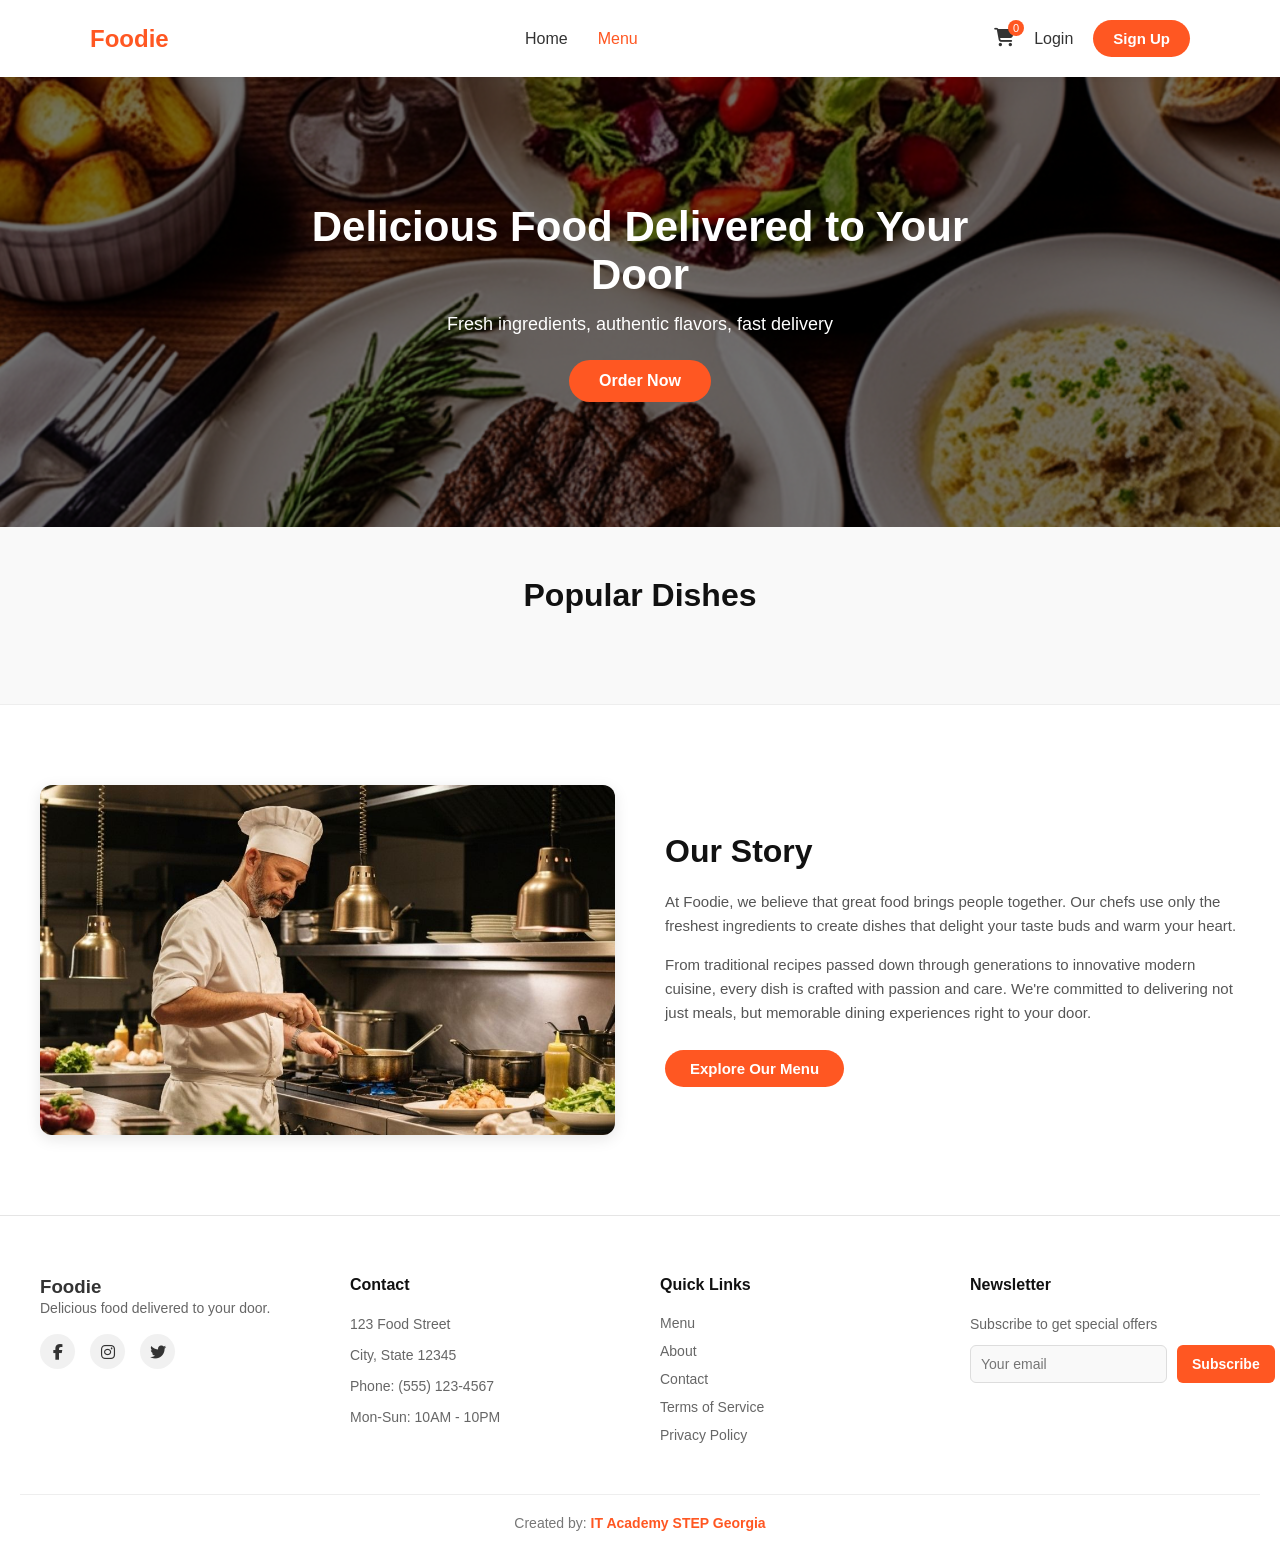
<file: proekti2/index.html>
<!DOCTYPE html>
<html lang="ka">
<head>
    <meta charset="UTF-8">
    <meta name="viewport" content="width=device-width, initial-scale=1.0">
    <title>Foodie - მთავარი გვერდი</title>
    <link rel="stylesheet" href="style.css">
 
    <link rel="stylesheet" href="https://cdnjs.cloudflare.com/ajax/libs/font-awesome/6.4.0/css/all.min.css">
</head>
<body>

    <header class="header">
        <div class="nav-container">
            <div class="logo">Foodie</div>
            <nav class="nav-links">
                <a href="index.html">Home</a>
                <a href="menu.html" class="active">Menu</a>
                
            </nav>
            <div class="nav-right">
                <a href="#" class="cart-icon" id="cartBtn">
                    <i class="fa-solid fa-cart-shopping"></i>
                    <span class="cart-count">0</span>
                </a>
                <a href="login.html" class="login-btn">Login</a>
                <a href="signup.html" class="signup-btn">Sign Up</a>
            </div>
        </div>
    </header>

    
    <section class="hero-section">
        <div class="hero-overlay"></div>
        <div class="hero-content">
            <h1>Delicious Food Delivered to Your Door</h1>
            <p>Fresh ingredients, authentic flavors, fast delivery</p>
            <button class="order-btn" id="orderBtn">Order Now</button>
        </div>
    </section>

  
    <section class="popular-dishes">
        <h2>Popular Dishes</h2>
        
        <div class="dishes-grid">
          
        </div>
    </section>


    <section class="our-story-section">
        <div class="story-container">
            <div class="story-image">
                <img src="samzareulos poto1.jpg" alt="Chef cooking">
            </div>
            <div class="story-content">
                <h2>Our Story</h2>
                <p>At Foodie, we believe that great food brings people together. Our chefs use only the freshest ingredients to create dishes that delight your taste buds and warm your heart.</p>
                <p>From traditional recipes passed down through generations to innovative modern cuisine, every dish is crafted with passion and care. We're committed to delivering not just meals, but memorable dining experiences right to your door.</p>
                <a href="#" class="explore-btn">Explore Our Menu</a>
            </div>
        </div>
    </section>

  
    <footer class="footer">
        <div class="footer-container">
          
            <div class="footer-col">
                <h3 class="footer-logo">Foodie</h3>
                <p>Delicious food delivered to your door.</p>
                <div class="social-icons">
                    <a href="#"><i class="fa-brands fa-facebook-f"></i></a>
                    <a href="#"><i class="fa-brands fa-instagram"></i></a>
                    <a href="#"><i class="fa-brands fa-twitter"></i></a>
                </div>
            </div>


            <div class="footer-col">
                <h4>Contact</h4>
                <p>123 Food Street</p>
                <p>City, State 12345</p>
                <p>Phone: (555) 123-4567</p>
                <p>Mon-Sun: 10AM - 10PM</p>
            </div>

            <div class="footer-col">
                <h4>Quick Links</h4>
                <ul>
                    <li><a href="#">Menu</a></li>
                    <li><a href="#">About</a></li>
                    <li><a href="#">Contact</a></li>
                    <li><a href="#">Terms of Service</a></li>
                    <li><a href="#">Privacy Policy</a></li>
                </ul>
            </div>

            <div class="footer-col">
                <h4>Newsletter</h4>
                <p>Subscribe to get special offers</p>
                <form class="newsletter-form" id="newsletterForm">
                    <input type="email" placeholder="Your email" required>
                    <button type="submit">Subscribe</button>
                </form>
            </div>
        </div>

        <div class="footer-bottom">
            <p>Created by: <a href="#" target="_blank">IT Academy STEP Georgia</a></p>
        </div>
    </footer>

    <script src="script.js"></script>
</body>
</html>
</file>
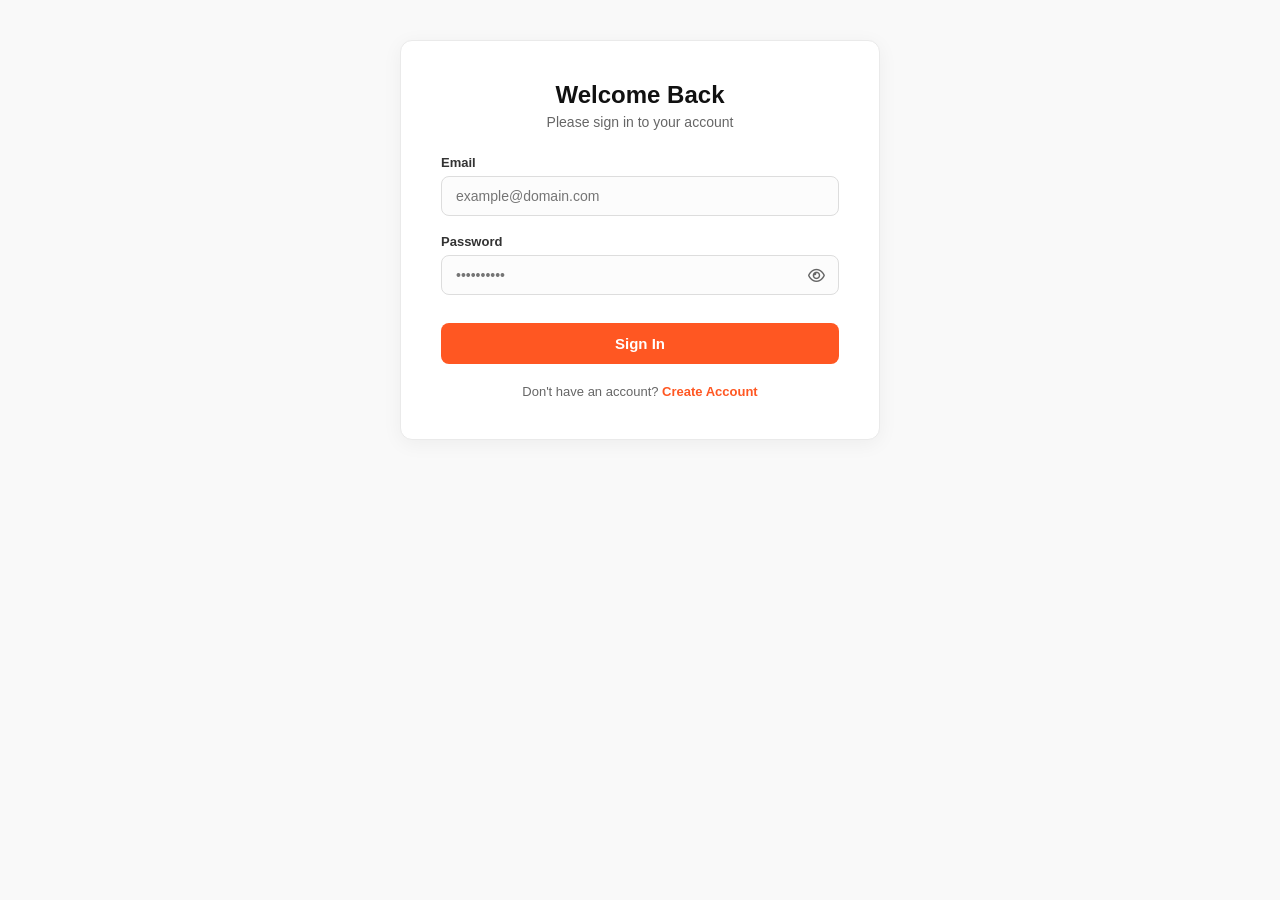
<file: proekti2/cart.html>
<!DOCTYPE html>
<html lang="ka">
<head>
    <meta charset="UTF-8">
    <meta name="viewport" content="width=device-width, initial-scale=1.0">
    <title>Cart - Foodie</title>
   
    <link rel="stylesheet" href="https://cdnjs.cloudflare.com/ajax/libs/font-awesome/6.4.0/css/all.min.css">
   
    <link rel="stylesheet" href="style.css">
</head>
<body>

  
<header>
    <div class="nav-container">
       
        <div class="nav-left-group">
            <a href="index.html" class="logo">Foodie</a>
            <nav>
                <a href="index.html">Home</a>
                <a href="index.html">Menu</a>
            </nav>
        </div>
        
      
        <div class="nav-right">
            <a href="cart.html" id="cartBtn" class="cart-icon">
                <i class="fa-solid fa-cart-shopping"></i>
                <span class="cart-count">0</span>
            </a>
            
            <a href="#" class="profile-icon-btn">
                <i class="fa-solid fa-user"></i>
            </a>
        </div>
    </div>
</header>
<div class="cart-page-wrapper">
        <h1 class="cart-title">Shopping Cart</h1>
        <p class="items-count-text">0 items</p>

        <div class="cart-content-layout">
            
            <div class="cart-items-container" id="cartItemsContainer">
               
            </div>

          
            <div class="order-summary-card">
                <h2>Order Summary</h2>
                <div class="summary-row">
                    <span>Subtotal</span>
                    <span id="subtotalPrice">$0.00</span>
                </div>
                <div class="summary-row">
                    <span>Tax (10%)</span>
                    <span id="taxPrice">$0.00</span>
                </div>
                <div class="summary-row total-row">
                    <span>Total</span>
                    <span id="totalPrice">$0.00</span>
                </div>
                <button class="checkout-btn">Proceed to Checkout</button>
            </div>
        </div>
    </div>
   
    <main class="cart-main-container"></main>

    
    <script src="cart.js"></script>
</body>
</html>
</file>
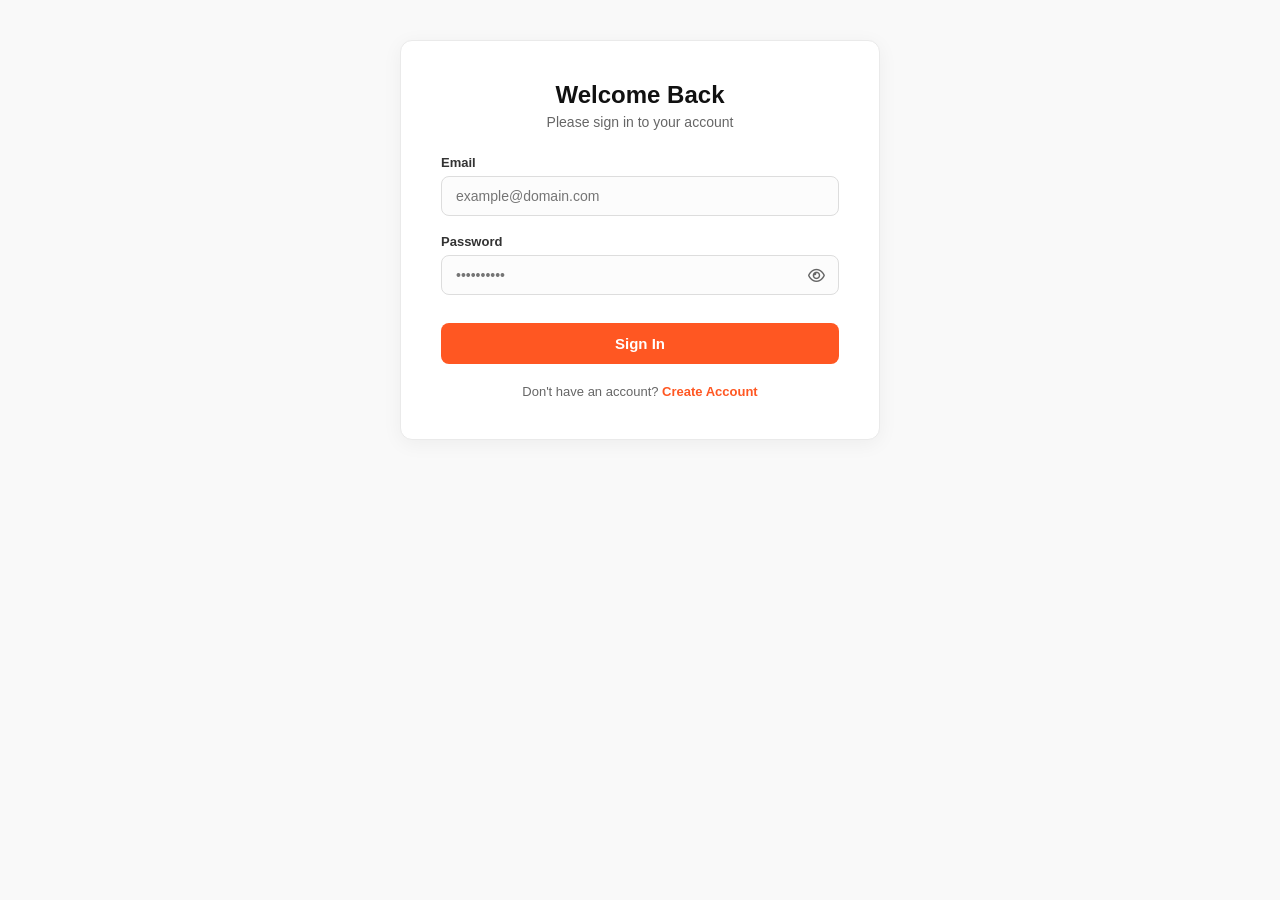
<file: proekti2/login.html>
<!DOCTYPE html>
<html lang="ka">
<head>
    <meta charset="UTF-8">
    <meta name="viewport" content="width=device-width, initial-scale=1.0">
    <title>Foodie - Sign In</title>
    <link rel="stylesheet" href="style.css">
   
    <link rel="stylesheet" href="https://cdnjs.cloudflare.com/ajax/libs/font-awesome/6.4.0/css/all.min.css">
</head>
<body class="auth-body">

    <div class="auth-card">
        <h2>Welcome Back</h2>
        <p class="auth-subtitle">Please sign in to your account</p>

        <form id="loginForm">
            <div class="form-group">
                <label for="email">Email</label>
                <input type="email" id="email" placeholder="example@domain.com" required>
            </div>

            <div class="form-group password-group">
                <label for="password">Password</label>
                <div class="password-input-wrapper">
                    <input type="password" id="password" placeholder="••••••••••" required>
                    <i class="fa-regular fa-eye toggle-password" id="togglePassword"></i>
                </div>
            </div>

            <button type="submit" class="auth-submit-btn">Sign In</button>
        </form>

        <p class="auth-footer-text">Don't have an account? <a href="register.html">Create Account</a></p>
    </div>

    <script src="script.js"></script>
</body>
</html>
</file>
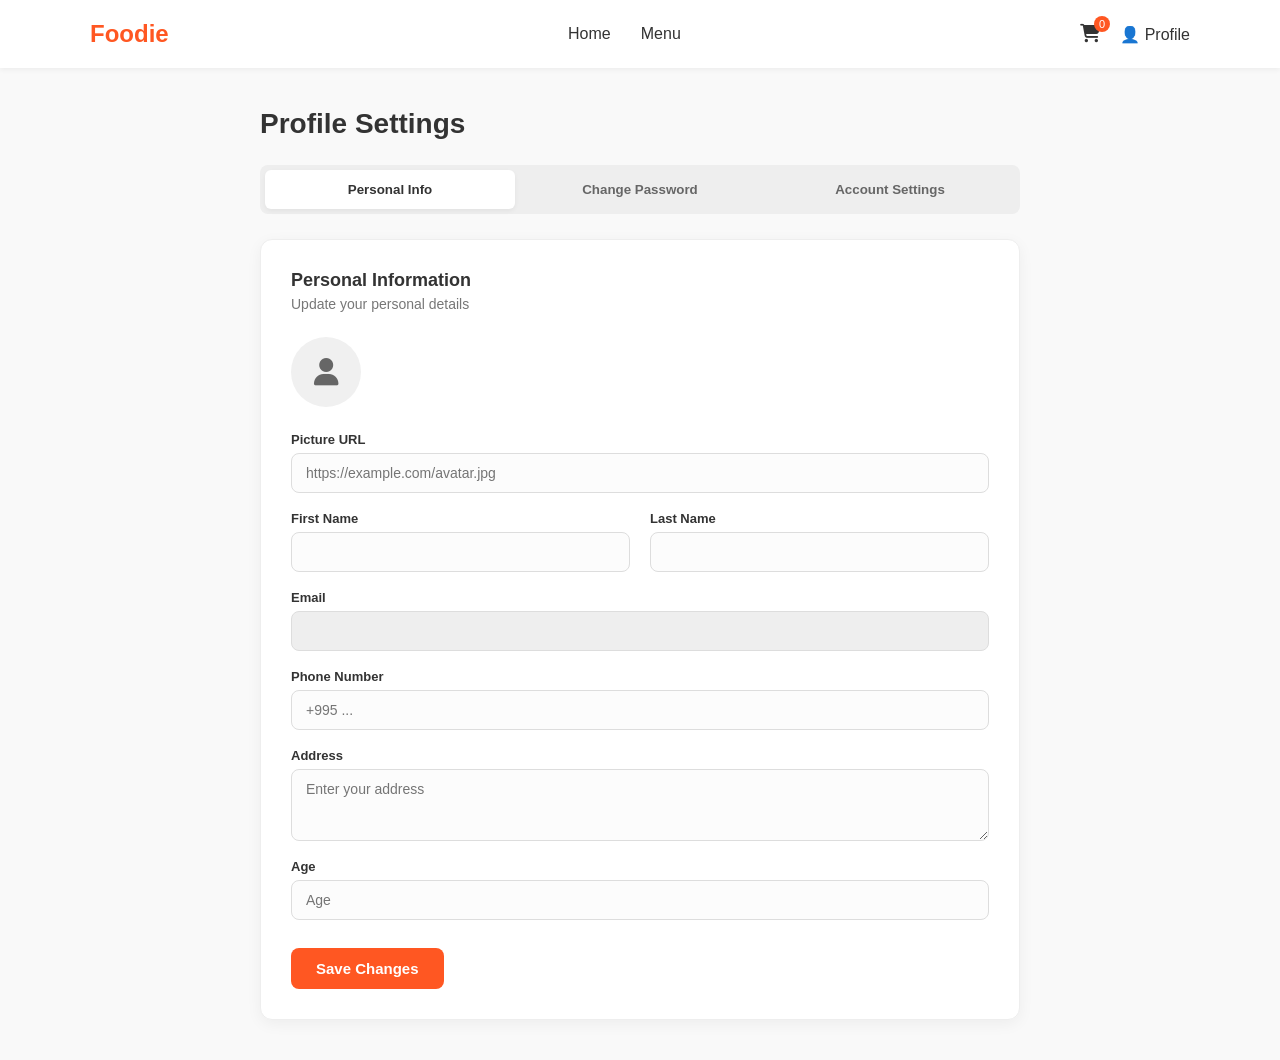
<file: proekti2/profile.html>
<!DOCTYPE html>
<html lang="en">
<head>
    <meta charset="UTF-8">
    <meta name="viewport" content="width=device-width, initial-scale=1.0">
    <title>Foodie - Profile Settings</title>
    <link rel="stylesheet" href="https://cdnjs.cloudflare.com/ajax/libs/font-awesome/6.4.0/css/all.min.css">
    <link rel="stylesheet" href="style.css">
</head>
<body>

   <header class="header">
    <div class="nav-container">
        <a href="index.html" class="logo">Foodie</a>
        <nav class="nav-links">
            <a href="index.html">Home</a>
            <a href="menu.html">Menu</a>
        </nav>
        <div class="nav-right">
            <a href="cart.html" class="cart-icon" id="cartBtn">
                <i class="fa-solid fa-cart-shopping"></i>
                <span class="cart-count">0</span>
            </a>
            <a href="profile.html" class="login-btn active">👤 Profile</a>
        </div>
    </div>
</header>

   
    <div class="profile-container">
        <h1 class="profile-title">Profile Settings</h1>

        <div class="profile-tabs">
            <button class="tab-btn active" onclick="switchTab(event, 'personalInfo')">Personal Info</button>
            <button class="tab-btn" onclick="switchTab(event, 'changePassword')">Change Password</button>
            <button class="tab-btn" onclick="switchTab(event, 'accountSettings')">Account Settings</button>
        </div>

    
        <div id="personalInfo" class="profile-card tab-content active">
            <div class="card-header">
                <h3>Personal Information</h3>
                <p>Update your personal details</p>
            </div>
            <div class="avatar-box">
                <i class="fa-solid fa-user"></i>
            </div>
            <form id="profileUpdateForm">
                <div class="form-group">
                    <label>Picture URL</label>
                    <input type="text" id="profilePic" placeholder="https://example.com/avatar.jpg">
                </div>
                <div class="form-row">
                    <div class="form-group">
                        <label>First Name</label>
                        <input type="text" id="firstName" required>
                    </div>
                    <div class="form-group">
                        <label>Last Name</label>
                        <input type="text" id="lastName" required>
                    </div>
                </div>
                <div class="form-group">
                    <label>Email</label>
                    <input type="email" id="email" disabled style="background: #eee; cursor: not-allowed;">
                </div>
                <div class="form-group">
                    <label>Phone Number</label>
                    <input type="text" id="phone" placeholder="+995 ...">
                </div>
                <div class="form-group">
                    <label>Address</label>
                    <textarea id="address" rows="3" placeholder="Enter your address"></textarea>
                </div>
                <div class="form-group">
                    <label>Age</label>
                    <input type="number" id="age" placeholder="Age">
                </div>
                <button type="submit" class="save-btn">Save Changes</button>
            </form>
        </div>

        <div id="changePassword" class="profile-card tab-content">
            <div class="card-header">
                <h3>Change Password</h3>
                <p>Ensure your account is using a secure password</p>
            </div>
            <form id="passwordChangeForm">
                <div class="form-group">
                    <label>Current Password</label>
                    <input type="password" id="currentPassword" required>
                </div>
                <div class="form-group">
                    <label>New Password</label>
                    <input type="password" id="newPassword" required>
                </div>
                <div class="form-group">
                    <label>Confirm New Password</label>
                    <input type="password" id="confirmPassword" required>
                </div>
                <button type="submit" class="save-btn">Update Password</button>
            </form>
        </div>

        
        <div id="accountSettings" class="profile-card tab-content">
            <div class="card-header">
                <h3>Account Settings</h3>
                <p>Manage your account actions</p>
            </div>
            <p style="margin-bottom: 15px; color: #555;">If you want to log out from all devices or terminate your session:</p>
            <button id="profileLogoutBtn" style="background: #e53935; color: white; border: none; padding: 10px 20px; border-radius: 6px; cursor: pointer; font-weight: 600;">Log Out</button>
        </div>
    </div>

    <script>
      
        function switchTab(evt, tabName) {
            const contents = document.querySelectorAll(".tab-content");
            contents.forEach(c => c.classList.remove("active"));

            const buttons = document.querySelectorAll(".tab-btn");
            buttons.forEach(b => b.classList.remove("active"));

            document.getElementById(tabName).classList.add("active");
            evt.currentTarget.classList.add("active");
        }
    </script>
    <script src="script.js"></script>
</body>
</html>
</file>
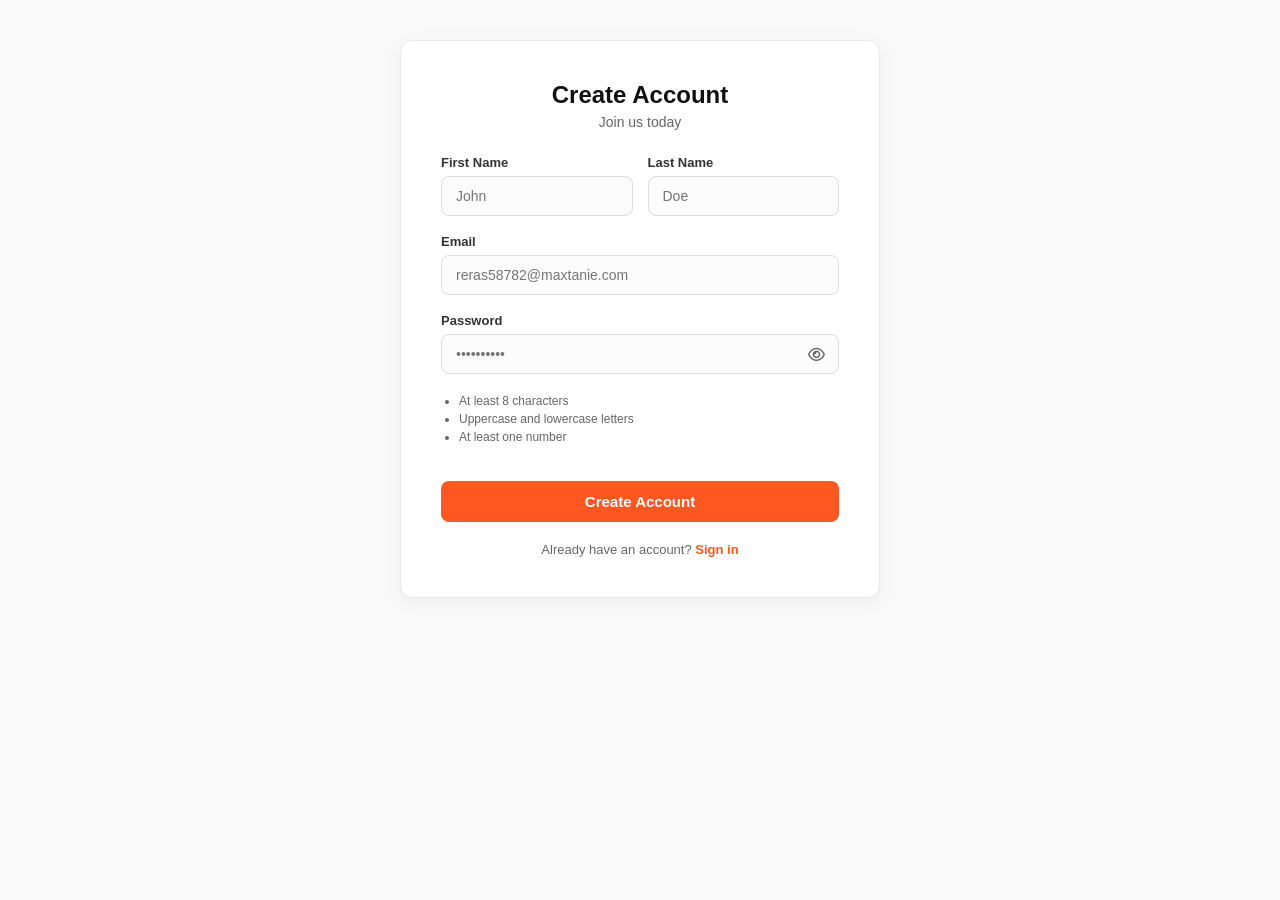
<file: proekti2/signup.html>
<!DOCTYPE html>
<html lang="ka">
<head>
    <meta charset="UTF-8">
    <meta name="viewport" content="width=device-width, initial-scale=1.0">
    <title>Foodie - Create Account</title>
    <link rel="stylesheet" href="style.css">
    <!-- FontAwesome ხატულებისათვის (თვალის აიქონი და ა.შ.) -->
    <link rel="stylesheet" href="https://cdnjs.cloudflare.com/ajax/libs/font-awesome/6.4.0/css/all.min.css">
</head>
<body class="auth-body">

    <div class="auth-card">
        <h2>Create Account</h2>
        <p class="auth-subtitle">Join us today</p>

        <form id="registerForm">
            <div class="name-row">
                <div class="form-group">
                    <label for="firstName">First Name</label>
                    <input type="text" id="firstName" placeholder="John" required>
                </div>
                <div class="form-group">
                    <label for="lastName">Last Name</label>
                    <input type="text" id="lastName" placeholder="Doe" required>
                </div>
            </div>

            <div class="form-group">
                <label for="email">Email</label>
                <input type="email" id="email" placeholder="reras58782@maxtanie.com" required>
            </div>

            <div class="form-group password-group">
                <label for="password">Password</label>
                <div class="password-input-wrapper">
                    <input type="password" id="password" placeholder="••••••••••" required>
                    <i class="fa-regular fa-eye toggle-password" id="togglePassword"></i>
                </div>
            </div>

            <ul class="password-requirements">
                <li>At least 8 characters</li>
                <li>Uppercase and lowercase letters</li>
                <li>At least one number</li>
            </ul>

            <button type="submit" class="auth-submit-btn">Create Account</button>
        </form>

        <p class="auth-footer-text">Already have an account? <a href="#">Sign in</a></p>
    </div>
    <script src="script.js"></script>

</body>
</html>
</file>
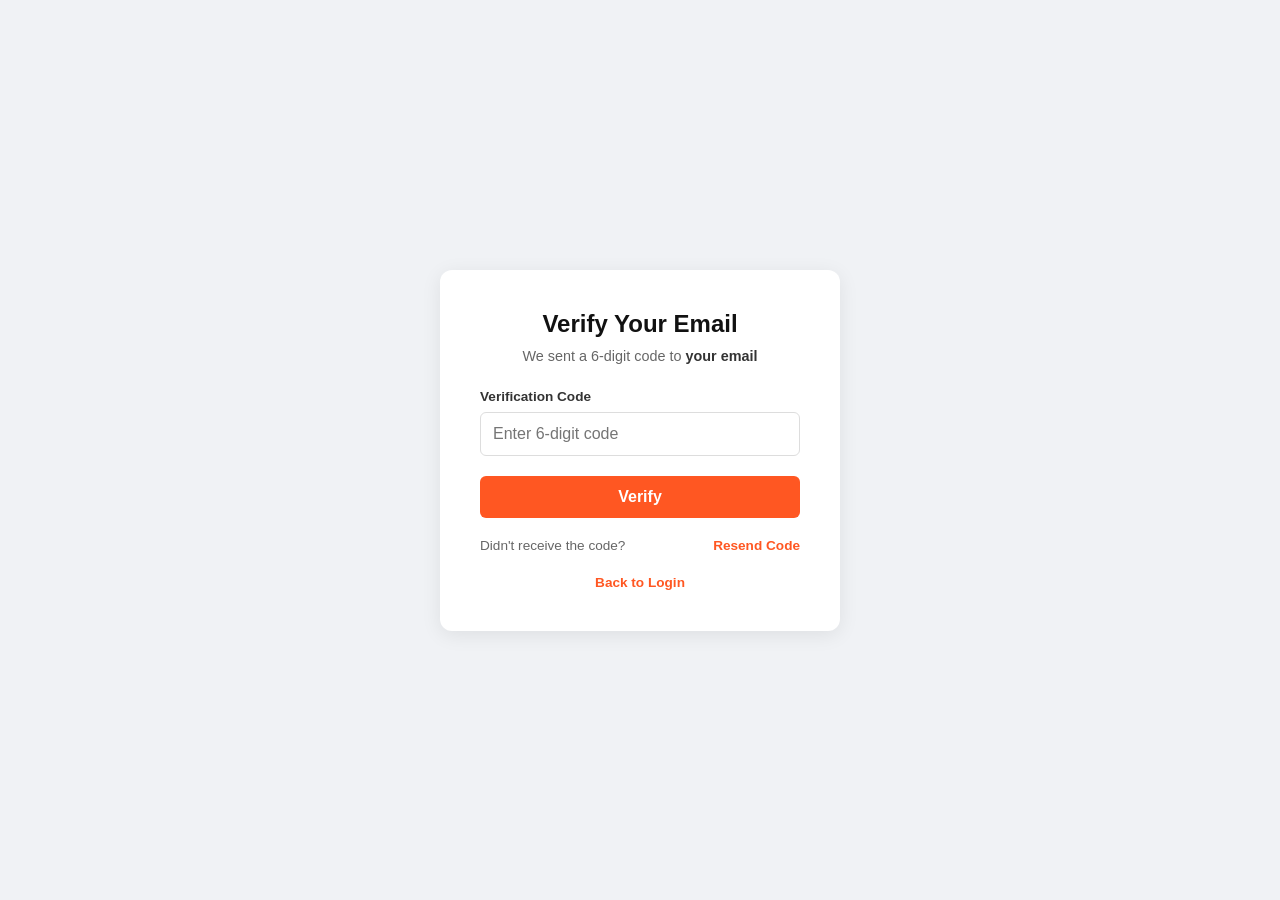
<file: proekti2/verify.html>
<!DOCTYPE html>
<html lang="en">
<head>
    <meta charset="UTF-8">
    <meta name="viewport" content="width=device-width, initial-scale=1.0">
    <title>Verify Account - Foodie</title>
    <link rel="stylesheet" href="style.css">
</head>
<body style="background-color: #f0f2f5; display: flex; justify-content: center; align-items: center; height: 100vh; margin: 0; font-family: Arial, sans-serif;">
    <div style="background: white; padding: 40px; border-radius: 12px; box-shadow: 0 4px 20px rgba(0,0,0,0.08); width: 400px; text-align: center;">
        <h2 style="margin-bottom: 10px; color: #111;">Verify Your Email</h2>
        <p style="color: #666; font-size: 0.9rem; margin-bottom: 25px;">We sent a 6-digit code to <span id="userEmailDisplay" style="font-weight: bold; color: #333;">your email</span></p>
        
        <form id="verifyForm">
            <div style="text-align: left; margin-bottom: 20px;">
                <label style="display: block; font-size: 0.85rem; font-weight: bold; margin-bottom: 8px; color: #333;">Verification Code</label>
                <input type="text" id="verificationCode" placeholder="Enter 6-digit code" required style="width: 100%; padding: 12px; border: 1px solid #ddd; border-radius: 6px; box-sizing: border-box; font-size: 1rem;">
            </div>
            <button type="submit" style="width: 100%; padding: 12px; background: #ff5722; color: white; border: none; border-radius: 6px; font-weight: bold; cursor: pointer; font-size: 1rem;">Verify</button>
        </form>

        <div style="margin-top: 20px; font-size: 0.85rem; color: #666; display: flex; justify-content: space-between;">
            <span>Didn't receive the code?</span>
            <a href="#" id="resendBtn" style="color: #ff5722; text-decoration: none; font-weight: bold;">Resend Code</a>
        </div>
        
        <div style="margin-top: 20px;">
            <a href="login.html" style="color: #ff5722; text-decoration: none; font-size: 0.85rem; font-weight: bold;">Back to Login</a>
        </div>
    </div>

    <script src="verify.js"></script>
</body>
</html>
</file>
<file: proekti2/style.css>
* {
    margin: 0;
    padding: 0;
    box-sizing: border-box;
    font-family: 'Segoe UI', Tahoma, Geneva, Verdana, sans-serif;
}

body {
    background-color: #f9f9f9;
    color: #333;
}

header, .header {
    background: white;
    box-shadow: 0 2px 5px rgba(0, 0, 0, 0.05);
    position: relative;
    z-index: 10;
    width: 100%;
}

.nav-container {
    max-width: 1200px;
    margin: 0 auto;
    display: flex;
    justify-content: space-between;
    align-items: center;
    padding: 20px 50px;
    width: 100%;
}

.logo {
    color: #ff5722;
    font-size: 24px;
    font-weight: bold;
    text-decoration: none;
}

.nav-links {
    display: flex;
    align-items: center;
    gap: 30px;
}

.nav-links a {
    text-decoration: none;
    color: #333;
    font-size: 16px;
    font-weight: 500;
}

.nav-links a:hover,
.nav-links a.active {
    color: #ff5722;
}

.nav-right {
    display: flex;
    align-items: center;
    gap: 20px;
}

.cart-icon {
    position: relative;
    color: #333;
    font-size: 18px;
    text-decoration: none;
}

.cart-count {
    position: absolute;
    top: -8px;
    right: -10px;
    background-color: #ff5722;
    color: white;
    font-size: 11px;
    padding: 2px 5px;
    border-radius: 50%;
}

.login-btn {
    text-decoration: none;
    color: #333;
    font-size: 16px;
    font-weight: 500;
}

.login-btn:hover {
    color: #ff5722;
}

.signup-btn {
    text-decoration: none;
    background-color: #ff5722;
    color: white;
    padding: 10px 20px;
    border-radius: 20px;
    font-size: 15px;
    font-weight: bold;
    transition: background-color 0.3s;
}

.signup-btn:hover {
    background-color: #e64a19;
}

.profile-icon-btn {
    background-color: #ff5722;
    color: white;
    width: 38px;
    height: 38px;
    border-radius: 8px;
    display: flex;
    align-items: center;
    justify-content: center;
    text-decoration: none;
    font-size: 18px;
}

.profile-icon-btn:hover {
    background-color: #e64a19;
}

.hero-section {
    position: relative;
    background: url("hederis poto.png") center/cover no-repeat;
    background-color: #2b2b2b;
    height: 450px;
    display: flex;
    align-items: center;
    justify-content: center;
    text-align: center;
    color: white;
}

.hero-overlay {
    position: absolute;
    top: 0;
    left: 0;
    width: 100%;
    height: 100%;
    background-color: rgba(0, 0, 0, 0.55);
}

.hero-content {
    position: relative;
    z-index: 2;
    max-width: 800px;
    padding: 0 20px;
}

.hero-content h1 {
    font-size: 42px;
    font-weight: bold;
    margin-bottom: 15px;
}

.hero-content p {
    font-size: 18px;
    margin-bottom: 25px;
    font-weight: 300;
}

.order-btn {
    background-color: #ff5722;
    color: white;
    border: none;
    padding: 12px 30px;
    font-size: 16px;
    font-weight: bold;
    border-radius: 25px;
    cursor: pointer;
    transition: background-color 0.3s;
}

.order-btn:hover {
    background-color: #e64a19;
}

.popular-dishes, .menu-section {
    max-width: 1200px;
    margin: 0 auto;
    padding: 50px 20px;
}

.popular-dishes h2 {
    text-align: center;
    font-size: 32px;
    color: #111;
    font-weight: bold;
    margin-bottom: 40px;
}

.content-wrapper {
    display: grid;
    grid-template-columns: 280px 1fr;
    gap: 30px;
}

.dishes-grid {
    display: grid;
    grid-template-columns: repeat(auto-fit, minmax(350px, 1fr));
    gap: 30px;
}

.dish-card {
    background: white;
    border-radius: 12px;
    overflow: hidden;
    box-shadow: 0 4px 15px rgba(0, 0, 0, 0.06);
    border: 1px solid #eee;
    display: flex;
    flex-direction: column;
    justify-content: space-between;
}

.dish-img-container {
    width: 100%;
    height: 200px;
    background-color: #070404;
}

.dish-img-container img {
    width: 100%;
    height: 100%;
    object-fit: cover;
}

.dish-info {
    padding: 20px;
    display: flex;
    flex-direction: column;
    flex-grow: 1;
}

.dish-info h3 {
    font-size: 18px;
    font-weight: bold;
    color: #222;
    margin-bottom: 8px;
}

.dish-info p {
    font-size: 14px;
    color: #666;
    margin-bottom: 15px;
    line-height: 1.4;
    flex-grow: 1;
}

.dish-rating {
    display: flex;
    align-items: center;
    gap: 5px;
    color: #ff9800;
    font-size: 14px;
    font-weight: bold;
    margin-bottom: 15px;
}

.dish-rating span {
    color: #444;
}

.dish-footer {
    display: flex;
    justify-content: space-between;
    align-items: center;
    border-top: 1px solid #f1f1f1;
    padding-top: 15px;
}

.price {
    font-size: 20px;
    font-weight: bold;
    color: #ff5722;
}

.add-to-cart-btn {
    background-color: #ff5722;
    color: white;
    border: none;
    padding: 8px 18px;
    border-radius: 20px;
    font-size: 14px;
    font-weight: bold;
    cursor: pointer;
    transition: background-color 0.3s;
}

.add-to-cart-btn:hover {
    background-color: #e64a19;
}

.our-story-section {
    background-color: #ffffff;
    padding: 80px 20px;
    border-top: 1px solid #eee;
}

.story-container {
    max-width: 1200px;
    margin: 0 auto;
    display: grid;
    grid-template-columns: 1fr 1fr;
    gap: 50px;
    align-items: center;
}

.story-image {
    width: 100%;
    height: 350px;
    border-radius: 12px;
    overflow: hidden;
    box-shadow: 0 4px 15px rgba(0, 0, 0, 0.1);
}

.story-image img {
    width: 100%;
    height: 100%;
    object-fit: cover;
}

.story-content h2 {
    font-size: 32px;
    font-weight: bold;
    color: #111;
    margin-bottom: 20px;
}

.story-content p {
    font-size: 15px;
    color: #555;
    line-height: 1.6;
    margin-bottom: 15px;
}

.explore-btn {
    display: inline-block;
    text-decoration: none;
    background-color: #ff5722;
    color: white;
    padding: 10px 25px;
    border-radius: 20px;
    font-size: 15px;
    font-weight: bold;
    margin-top: 10px;
    transition: background-color 0.3s;
}

.explore-btn:hover {
    background-color: #e64a19;
}

.footer {
    background-color: #ffffff;
    color: #333;
    padding: 60px 20px 20px 20px;
    border-top: 1px solid #e5e5e5;
}

.footer-container {
    max-width: 1200px;
    margin: 0 auto;
    display: grid;
    grid-template-columns: repeat(auto-fit, minmax(220px, 1fr));
    gap: 40px;
    padding-bottom: 40px;
}

.footer-col p {
    font-size: 14px;
    color: #666;
    margin-bottom: 10px;
    line-height: 1.5;
}

.footer-col h4 {
    font-size: 16px;
    font-weight: bold;
    color: #111;
    margin-bottom: 20px;
}

.social-icons {
    display: flex;
    gap: 15px;
    margin-top: 15px;
}

.social-icons a {
    display: inline-flex;
    justify-content: center;
    align-items: center;
    width: 35px;
    height: 35px;
    background-color: #f1f1f1;
    color: #333;
    border-radius: 50%;
    text-decoration: none;
    transition: background-color 0.3s, color 0.3s;
}

.social-icons a:hover {
    background-color: #ff5722;
    color: white;
}

.footer-col ul {
    list-style: none;
}

.footer-col ul li {
    margin-bottom: 10px;
}

.footer-col ul li a {
    text-decoration: none;
    color: #666;
    font-size: 14px;
    transition: color 0.3s;
}

.footer-col ul li a:hover {
    color: #ff5722;
}

.newsletter-form {
    display: flex;
    gap: 10px;
    margin-top: 10px;
}

.newsletter-form input {
    padding: 10px;
    border: 1px solid #ddd;
    border-radius: 6px;
    outline: none;
    font-size: 14px;
    flex-grow: 1;
    background-color: #f9f9f9;
}

.newsletter-form button {
    background-color: #ff5722;
    color: white;
    border: none;
    padding: 10px 15px;
    border-radius: 6px;
    font-size: 14px;
    font-weight: bold;
    cursor: pointer;
    transition: background-color 0.3s;
}

.newsletter-form button:hover {
    background-color: #e64a19;
}

.footer-bottom {
    text-align: center;
    border-top: 1px solid #eee;
    padding-top: 20px;
    font-size: 14px;
    color: #777;
}

.footer-bottom a {
    color: #ff5722;
    text-decoration: none;
    font-weight: bold;
}

.menu-page-container {
    max-width: 1200px;
    margin: 40px auto;
    padding: 0 20px;
    display: grid;
    grid-template-columns: 280px 1fr;
    gap: 40px;
}

.filters-sidebar {
    background: #ffffff;
    padding: 25px;
    border-radius: 12px;
    border: 1px solid #eee;
    height: fit-content;
}

.filters-sidebar h2 {
    font-size: 20px;
    margin-bottom: 20px;
    color: #111;
}

.filter-group {
    margin-bottom: 20px;
    display: flex;
    flex-direction: column;
    gap: 8px;
}

.filter-group label {
    font-size: 14px;
    font-weight: bold;
    color: #333;
}

.filter-group input[type="text"] {
    padding: 10px;
    border: 1px solid #ddd;
    border-radius: 6px;
    font-size: 14px;
    outline: none;
    background-color: #f9f9f9;
}

.filter-group h3 {
    font-size: 15px;
    margin-bottom: 10px;
    color: #222;
}

.checkbox-list {
    display: flex;
    flex-direction: column;
    gap: 8px;
}

.checkbox-list label {
    font-weight: normal;
    font-size: 14px;
    color: #555;
    display: flex;
    align-items: center;
    gap: 8px;
    cursor: pointer;
}

.toggle-group {
    flex-direction: row;
    justify-content: space-between;
    align-items: center;
}

.switch {
    position: relative;
    display: inline-block;
    width: 44px;
    height: 22px;
}

.switch input { 
    opacity: 0;
    width: 0;
    height: 0;
}

.slider {
    position: absolute;
    cursor: pointer;
    top: 0; left: 0; right: 0; bottom: 0;
    background-color: #ccc;
    transition: .4s;
    border-radius: 22px;
}

.slider:before {
    position: absolute;
    content: "";
    height: 16px;
    width: 16px;
    left: 3px;
    bottom: 3px;
    background-color: white;
    transition: .4s;
    border-radius: 50%;
}

input:checked + .slider {
    background-color: #ff5722;
}

input:checked + .slider:before {
    transform: translateX(22px);
}

.range-slider {
    width: 100%;
    accent-color: #ff5722;
}

.range-label {
    font-size: 12px;
    color: #777;
}

.clear-filters-btn {
    width: 100%;
    background-color: #f1f1f1;
    color: #333;
    border: none;
    padding: 10px;
    border-radius: 6px;
    font-weight: bold;
    cursor: pointer;
    transition: background 0.3s;
}

.clear-filters-btn:hover {
    background-color: #e2e2e2;
}

.menu-header-info {
    margin-bottom: 30px;
}

.menu-header-info h1, .menu-header-info h2 {
    font-size: 28px;
    font-weight: bold;
    color: #111;
    margin-bottom: 5px;
}

.menu-header-info p {
    font-size: 14px;
    color: #666;
}

.pagination {
    margin-top: 40px;
    text-align: right;
    font-weight: bold;
    color: #ff5722;
    cursor: pointer;
}

.auth-card {
    background: #ffffff;
    padding: 40px;
    border-radius: 12px;
    border: 1px solid #eaeaea;
    box-shadow: 0 4px 20px rgba(0, 0, 0, 0.05);
    width: 100%;
    max-width: 480px;
    margin: 40px auto;
}

.auth-card h2 {
    text-align: center;
    font-size: 24px;
    font-weight: bold;
    color: #111;
    margin-bottom: 5px;
}

.auth-subtitle {
    text-align: center;
    font-size: 14px;
    color: #666;
    margin-bottom: 25px;
}

.name-row {
    display: flex;
    gap: 15px;
}

.form-group {
    margin-bottom: 18px;
    display: flex;
    flex-direction: column;
    gap: 6px;
    flex: 1;
}

.form-group label {
    font-size: 13px;
    font-weight: bold;
    color: #333;
}

.form-group input, .form-group textarea {
    width: 100%;
    padding: 11px 14px;
    border: 1px solid #ddd;
    border-radius: 8px;
    font-size: 14px;
    outline: none;
    background-color: #fcfcfc;
    transition: border-color 0.2s, background-color 0.2s;
}

.form-group input:focus, .form-group textarea:focus {
    border-color: #ff5722;
    background-color: #fff;
    box-shadow: 0 0 0 3px rgba(255, 87, 34, 0.1);
}

.password-input-wrapper {
    position: relative;
    display: flex;
    align-items: center;
}

.password-input-wrapper input {
    width: 100%;
    padding-right: 40px;
}

.toggle-password {
    position: absolute;
    right: 14px;
    color: #666;
    cursor: pointer;
    font-size: 15px;
}

.password-requirements {
    list-style-type: disc;
    padding-left: 18px;
    margin: 15px 0 25px 0;
    font-size: 12px;
    color: #666;
    line-height: 1.5;
}

.auth-submit-btn, .submit-btn {
    width: 100%;
    background-color: #ff5722;
    color: white;
    border: none;
    padding: 12px;
    border-radius: 8px;
    font-size: 15px;
    font-weight: bold;
    cursor: pointer;
    transition: background-color 0.3s;
    margin-top: 10px;
}

.auth-submit-btn:hover, .submit-btn:hover {
    background-color: #e64a19;
}

.auth-footer-text {
    text-align: center;
    font-size: 13px;
    color: #666;
    margin-top: 20px;
}

.auth-footer-text a {
    color: #ff5722;
    text-decoration: none;
    font-weight: bold;
}

.auth-footer-text a:hover {
    text-decoration: underline;
}

.profile-container {
    max-width: 800px;
    margin: 40px auto;
    padding: 0 20px;
}

.profile-title {
    font-size: 28px;
    font-weight: bold;
    margin-bottom: 25px;
}

.profile-tabs {
    display: flex;
    background: #eee;
    border-radius: 8px;
    padding: 5px;
    margin-bottom: 25px;
}

.tab-btn {
    flex: 1;
    padding: 12px;
    text-align: center;
    background: transparent;
    border: none;
    cursor: pointer;
    font-weight: 600;
    color: #666;
    border-radius: 6px;
    transition: 0.3s;
}

.tab-btn.active {
    background: white;
    color: #333;
    box-shadow: 0 2px 5px rgba(0,0,0,0.05);
}

.profile-card {
    background: white;
    border-radius: 12px;
    padding: 30px;
    box-shadow: 0 4px 15px rgba(0,0,0,0.05);
    border: 1px solid #eee;
}

.card-header h3 {
    font-size: 18px;
    margin-bottom: 5px;
}

.card-header p {
    font-size: 14px;
    color: #777;
    margin-bottom: 25px;
}

.avatar-box {
    width: 70px;
    height: 70px;
    background: #f0f0f0;
    border-radius: 50%;
    display: flex;
    align-items: center;
    justify-content: center;
    font-size: 28px;
    color: #666;
    margin-bottom: 25px;
}

.form-row {
    display: flex;
    gap: 20px;
}

.form-row .form-group {
    flex: 1;
}

.save-btn {
    background: #ff5722;
    color: white;
    border: none;
    padding: 12px 25px;
    font-size: 15px;
    font-weight: 600;
    border-radius: 8px;
    cursor: pointer;
    transition: 0.3s;
    margin-top: 10px;
}

.save-btn:hover {
    background: #e64a19;
}

.tab-content {
    display: none;
}

.tab-content.active {
    display: block;
}

.cart-page-wrapper {
    max-width: 1100px;
    margin: 40px auto;
    padding: 0 20px;
}

.cart-title {
    font-size: 2rem;
    font-weight: bold;
    margin-bottom: 5px;
}

.items-count-text {
    color: #777;
    margin-bottom: 30px;
    font-size: 0.95rem;
}

.cart-content-layout {
    display: grid;
    grid-template-columns: 2fr 1fr;
    gap: 30px;
}

@media (max-width: 768px) {
    .cart-content-layout, .story-container, .content-wrapper {
        grid-template-columns: 1fr;
    }
}

.cart-item-card {
    display: flex;
    align-items: center;
    justify-content: space-between;
    background: #fff;
    padding: 20px;
    border-radius: 12px;
    box-shadow: 0 2px 10px rgba(0,0,0,0.04);
    margin-bottom: 20px;
}

.cart-item-info {
    display: flex;
    align-items: center;
    gap: 20px;
}

.cart-item-info img {
    width: 80px;
    height: 80px;
    object-fit: cover;
    border-radius: 10px;
}

.cart-item-info h4 {
    margin: 0 0 5px 0;
    font-size: 1.1rem;
    color: #222;
}

.cart-item-info p {
    margin: 0;
    color: #666;
    font-size: 0.85rem;
}

.total-item-price {
    font-weight: bold;
    font-size: 1.1rem;
    color: #ff5722;
}

.remove-btn {
    background: transparent;
    border: none;
    color: #e53935;
    cursor: pointer;
    font-size: 1.1rem;
    transition: transform 0.2s;
}

.remove-btn:hover {
    transform: scale(1.1);
}

.order-summary-card {
    background: #fff;
    padding: 25px;
    border-radius: 12px;
    box-shadow: 0 2px 10px rgba(0,0,0,0.04);
    height: fit-content;
}

.order-summary-card h2 {
    margin-top: 0;
    font-size: 1.25rem;
    margin-bottom: 20px;
}

.summary-row {
    display: flex;
    justify-content: space-between;
    margin-bottom: 15px;
    color: #666;
    font-size: 0.95rem;
}

.total-row {
    border-top: 1px solid #eee;
    padding-top: 15px;
    font-weight: bold;
    color: #222;
    font-size: 1.15rem;
}

.total-row span:last-child {
    color: #ff5722;
}

.checkout-btn {
    width: 100%;
    background: #ff5722;
    color: white;
    border: none;
    padding: 14px;
    border-radius: 8px;
    font-weight: bold;
    font-size: 1rem;
    cursor: pointer;
    margin-top: 20px;
    transition: background 0.2s;
}

.checkout-btn:hover {
    background: #f4511e;
}
.nav-left-group {
    display: flex;
    align-items: center;
    gap: 40px;
}

.nav-left-group nav {
    display: flex;
    align-items: center;
    gap: 20px;
}

.nav-left-group nav a {
    text-decoration: none;
    color: #333;
    font-size: 16px;
    font-weight: 500;
    transition: color 0.3s;
}

.nav-left-group nav a:hover {
    color: #ff5722;
}

/* ძირითადი კონტეინერი */
.cart-page-wrapper {
    max-width: 1200px;
    margin: 40px auto;
    padding: 0 20px;
    font-family: 'Segoe UI', Tahoma, Geneva, Verdana, sans-serif;
}

.cart-title {
    font-size: 2rem;
    font-weight: 700;
    color: #1a1a1a;
    margin-bottom: 5px;
}

.items-count-text {
    color: #666;
    font-size: 0.95rem;
    margin-bottom: 30px;
}

/* 2-სვეტიანი ბადე (პროდუქტები და შეკვეთის შეჯამება) */
.cart-content-layout {
    display: grid;
    grid-template-columns: 1fr 380px;
    gap: 30px;
    align-items: start;
}

@media (max-width: 900px) {
    .cart-content-layout {
        grid-template-columns: 1fr;
    }
}

/* პროდუქტების კონტეინერი */
.cart-items-container {
    display: flex;
    flex-direction: column;
    gap: 20px;
}

/* თითოეული პროდუქტის ქარდი (რომელსაც JavaScript ქმნის) */
.cart-item-card {
    display: flex;
    align-items: flex-start;
    justify-content: space-between;
    background: #ffffff;
    padding: 20px;
    border-radius: 16px;
    box-shadow: 0 4px 20px rgba(0, 0, 0, 0.04);
    border: 1px solid #eaeaea;
    transition: transform 0.2s ease, box-shadow 0.2s ease;
}

.cart-item-card:hover {
    box-shadow: 0 6px 24px rgba(0, 0, 0, 0.07);
}

/* მარჯვენა მხარე: შეკვეთის შეჯამება (Order Summary) */
.order-summary-card {
    background: #ffffff;
    padding: 25px;
    border-radius: 16px;
    box-shadow: 0 4px 20px rgba(0, 0, 0, 0.04);
    border: 1px solid #eaeaea;
    position: sticky;
    top: 20px;
}

.order-summary-card h2 {
    font-size: 1.25rem;
    font-weight: 700;
    color: #1a1a1a;
    margin-bottom: 20px;
    padding-bottom: 12px;
    border-bottom: 1px solid #f0f0f0;
}

.summary-row {
    display: flex;
    justify-content: space-between;
    align-items: center;
    margin-bottom: 15px;
    font-size: 0.95rem;
    color: #555;
}

.summary-row span:last-child {
    font-weight: 600;
    color: #222;
}

.total-row {
    font-size: 1.15rem;
    font-weight: 700;
    color: #111;
    margin-top: 20px;
    padding-top: 15px;
    border-top: 1px solid #f0f0f0;
}

.total-row span:last-child {
    color: #ff5722;
    font-size: 1.3rem;
}

/* გადახდის ღილაკი */
.checkout-btn {
    width: 100%;
    background-color: #ff5722;
    color: white;
    border: none;
    padding: 14px;
    border-radius: 10px;
    font-size: 1rem;
    font-weight: 600;
    cursor: pointer;
    transition: background-color 0.2s ease, transform 0.1s ease;
    margin-top: 10px;
    box-shadow: 0 4px 12px rgba(255, 87, 34, 0.25);
}

.checkout-btn:hover {
    background-color: #f4511e;
}

.checkout-btn:active {
    transform: scale(0.98);
}
/* ==========================================
   Product Detail Page Styles
   ================================---------- */

.product-detail-section {
    padding: 80px 20px;
    max-width: 1100px;
    margin: 0 auto;
    min-height: 60vh;
}

.product-detail-container {
    display: flex;
    gap: 40px;
    background: #fff;
    padding: 30px;
    border-radius: 15px;
    box-shadow: 0 5px 20px rgba(0, 0, 0, 0.05);
    align-items: center;
}

.product-detail-img {
    flex: 1;
    max-width: 500px;
    height: 400px;
    border-radius: 10px;
    overflow: hidden;
}

.product-detail-img img {
    width: 100%;
    height: 100%;
    object-fit: cover;
}

.product-detail-info {
    flex: 1;
}

.product-detail-info h1 {
    font-size: 32px;
    margin-bottom: 15px;
    color: #333;
}

.product-detail-info .price {
    font-size: 26px;
    color: #ff4757;
    font-weight: bold;
    margin: 20px 0;
    display: block;
}

.product-detail-info p {
    color: #666;
    line-height: 1.6;
    margin-bottom: 20px;
}

.back-link {
    display: inline-block;
    margin-bottom: 20px;
    color: #ff4757;
    text-decoration: none;
    font-weight: 500;
}

.back-link:hover {
    text-decoration: underline;
}

.product-detail-btn {
    padding: 12px 25px;
    border: none;
    border-radius: 5px;
    background: #ff4757;
    color: white;
    cursor: pointer;
    font-size: 16px;
    transition: background 0.3s ease;
}

.product-detail-btn:hover {
    background: #e84118;
}

@media (max-width: 768px) {
    .product-detail-container {
        flex-direction: column;
    }
}
</file>
